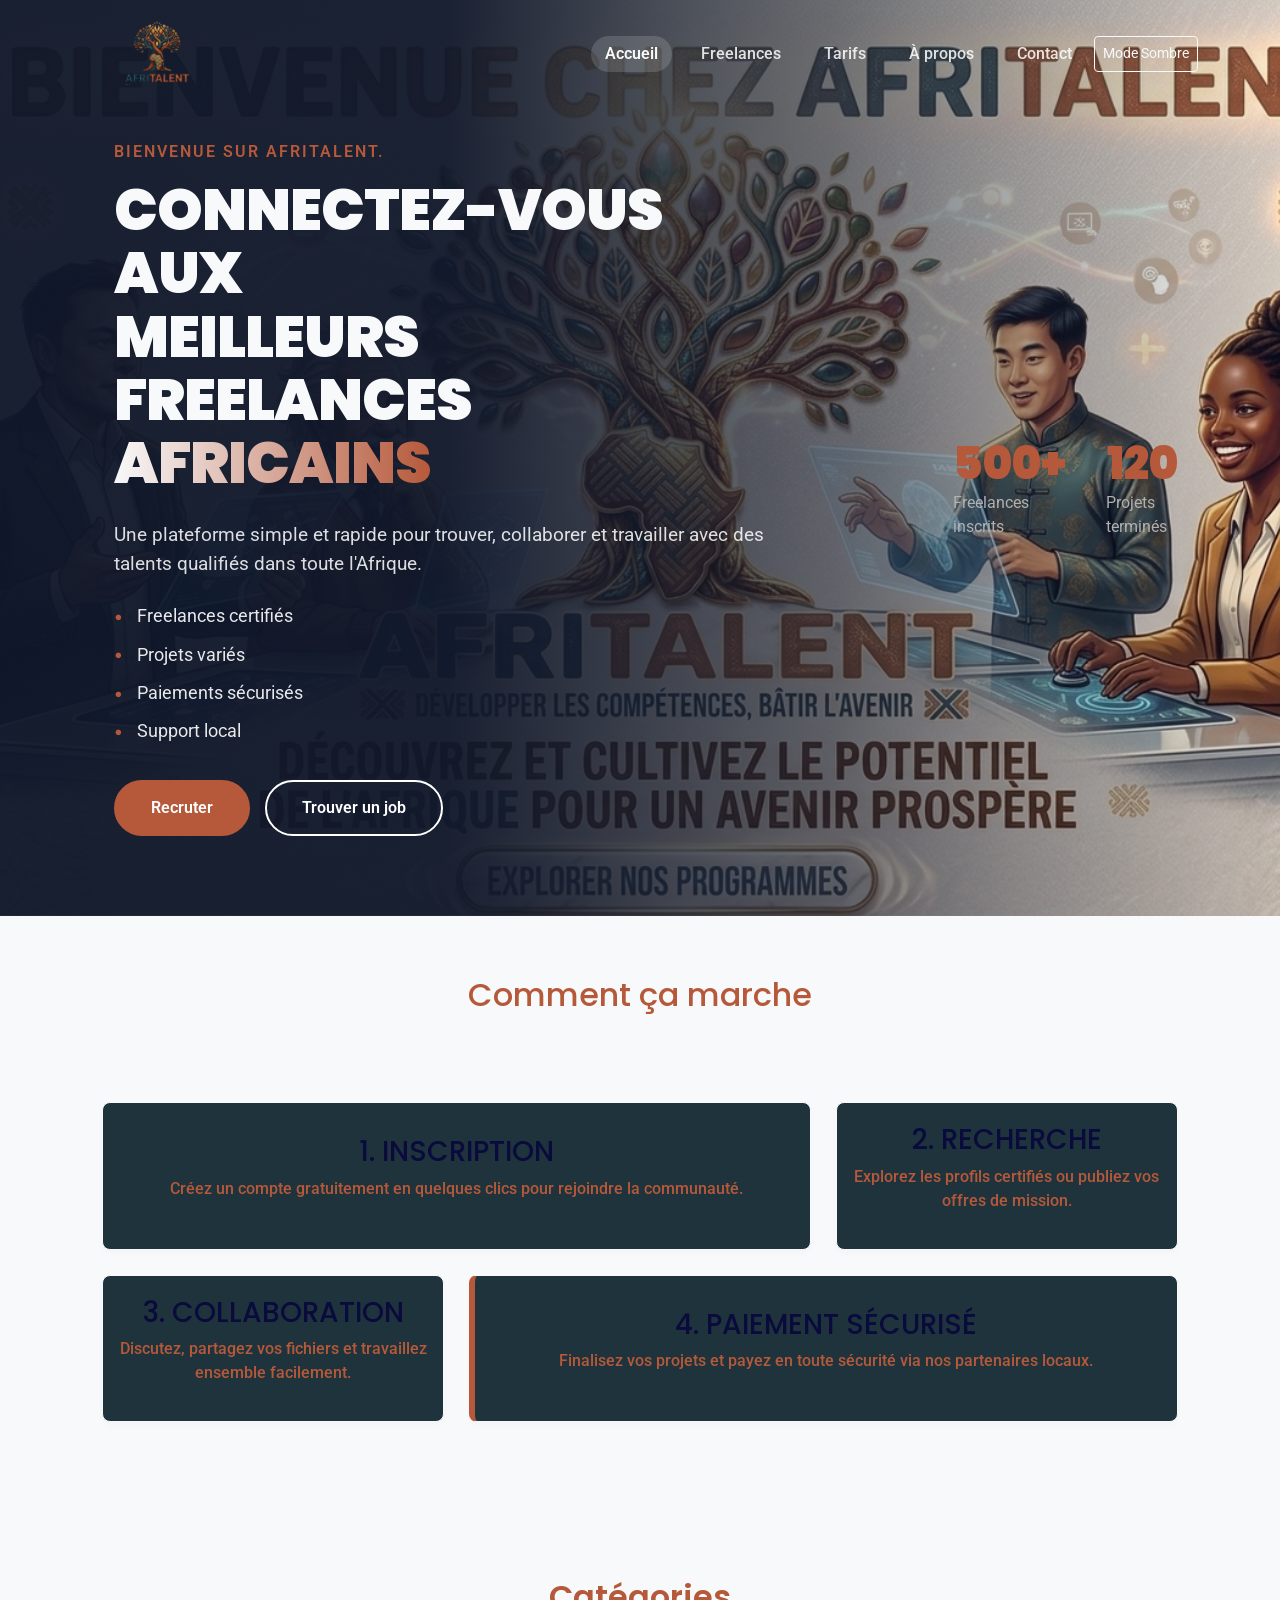
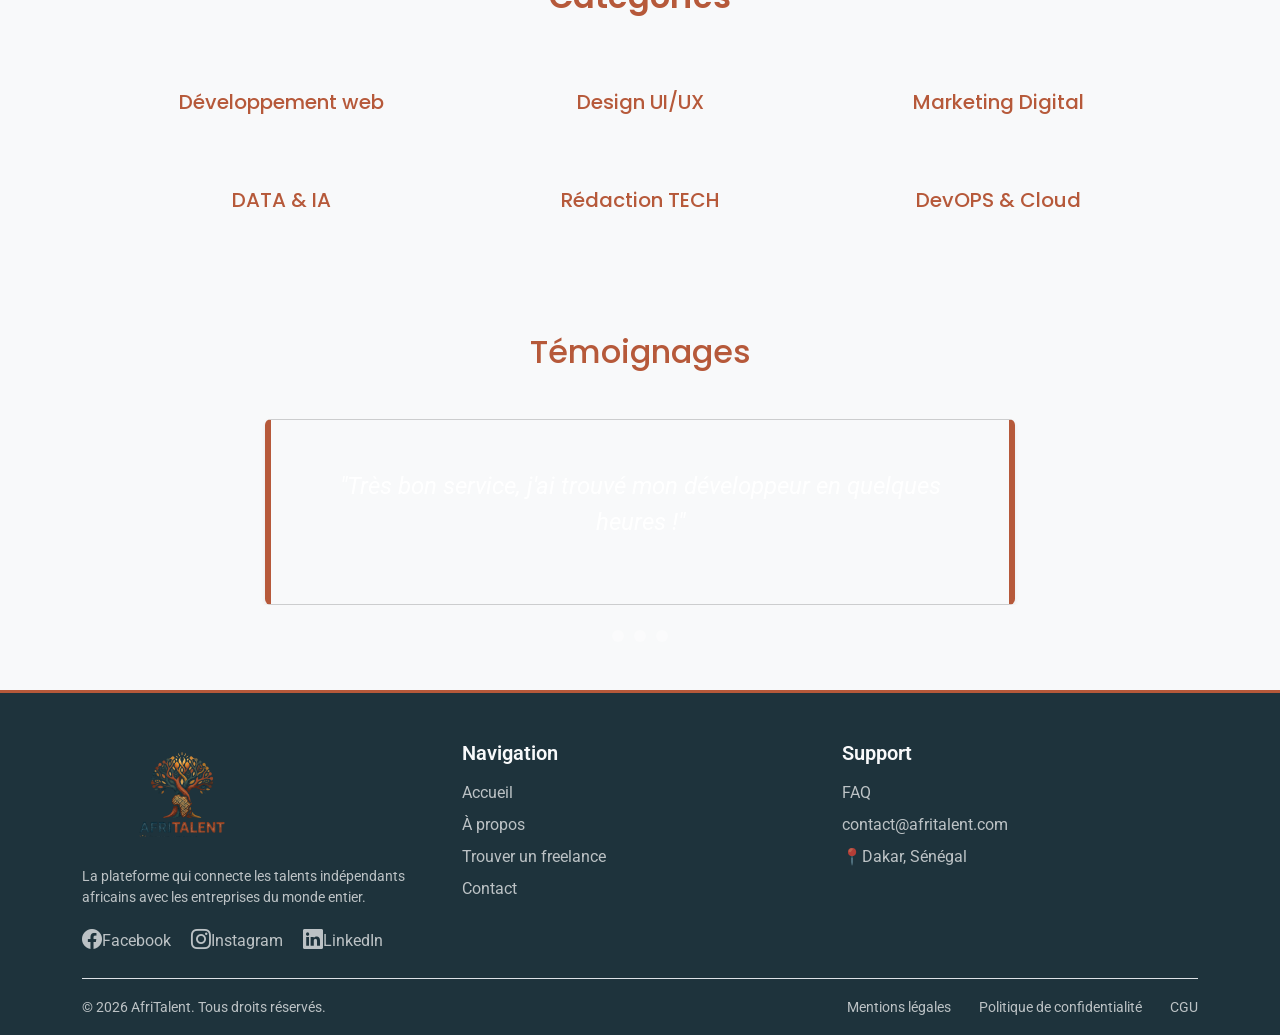
<file: index.html>
<!DOCTYPE html>
<html lang="fr">

<head>
    <meta charset="UTF-8">
    <meta name="viewport" content="width=device-width, initial-scale=1.0">
    <title>Afritalent-Accueil</title>
    <link rel="stylesheet" href="https://cdn.jsdelivr.net/npm/bootstrap-icons@1.11.3/font/bootstrap-icons.min.css">
    <link href="https://cdn.jsdelivr.net/npm/bootstrap@5.3.0/dist/css/bootstrap.min.css" rel="stylesheet">
    <link rel="stylesheet" href="CSS/style.css">
    <link href="https://fonts.googleapis.com/css2?family=Poppins&family=Roboto&display=swap" rel="stylesheet">
</head>

<body>
    <!-- Les liens du navbar -->
    <header>
         <nav class="navbar navbar-expand-lg navbar-dark fixed-top">
            <div class="container">
                <a class="navbar-brand" href="index.html">
                    <img src="Images/Afritalent_baobab.png" alt="Logo AfriTalent" width="150">
                </a>
                <button class="navbar-toggler" type="button" data-bs-toggle="collapse" data-bs-target="#menu">
                    <span class="navbar-toggler-icon"></span>
                </button>

                <div class="collapse navbar-collapse" id="menu">
                    <div class="navbar-nav ms-auto">
                        <a class="nav-link active" href="index.html">Accueil</a>
                        <a class="nav-link" href="freelances.html">Freelances</a>
                        <a class="nav-link" href="tarifs.html">Tarifs</a>
                        <a class="nav-link" href="about.html">À propos</a>
                        <a class="nav-link" href="contact.html">Contact</a>
                        <button id="btnMode" class="btn btn-outline-light btn-sm ms-2">Mode Sombre</button>
                    </div>
                </div>
            </div>
        </nav>
    </header>
    <!-- La partie principale de la page d'accueil -->
    <main>
        <section class="hero section-cachee">
            <div class="container">

                <div class="carre">
                    <span class="hero-subtitle">BIENVENUE SUR AFRITALENT.</span>
                    <h1>Connectez-vous aux <br>meilleurs freelances <br><span class="text-gradient">africains</span>
                    </h1>

                    <p class="hero-lead">Une plateforme simple et rapide pour trouver, collaborer et travailler avec des
                        talents qualifiés dans toute l'Afrique.</p>

                    <ul class="hero-list">
                        <li>Freelances certifiés</li>
                        <li>Projets variés</li>
                        <li>Paiements sécurisés</li>
                        <li>Support local</li>
                    </ul>

                    <div class="hero-button">
                        <a href="freelances.html" class="button-primary">Recruter</a>
                        <a href="tarifs.html" class="button-second">Trouver un job</a>
                    </div>
                </div>

            </div>

            <!-- STATISTIUQES -->

            <div class="hero-stats" style="display: flex; gap: 40px;">
                <div class="stat-item">

                    <h2 class="compteur" data-valeur="500" data-suffixe="+">0</h2>
                    <p style="color: #b0b0b0; margin: 0;">Freelances inscrits</p>
                </div>
                <div class="stat-item">
                    <h2 class="compteur" data-valeur="120" data-suffixe="">0</h2>
                    <p style="color: #b0b0b0; margin: 0;">Projets terminés</p>
                </div>
            </div>


        </section>


        <!-- COMMENT CA MARCHE -->
        <section class="barbacue">
            <div class="section">
                <h2 class="titre">Comment ça marche</h2>
            </div>

            <div class="bento-grid">
                <div class="card">
                    <h3>1. INSCRIPTION</h3>
                    <p>Créez un compte gratuitement en quelques clics pour rejoindre la communauté.</p>
                </div>

                <div class="card">
                    <h3>2. RECHERCHE</h3>
                    <p>Explorez les profils certifiés ou publiez vos offres de mission.</p>
                </div>

                <div class="card">
                    <h3>3. COLLABORATION</h3>
                    <p>Discutez, partagez vos fichiers et travaillez ensemble facilement.</p>
                </div>

                <div class="card">
                    <h3>4. PAIEMENT SÉCURISÉ</h3>
                    <p>Finalisez vos projets et payez en toute sécurité via nos partenaires locaux.</p>
                </div>
            </div>
        </section>

        <!-- CATEGORIES -->
        <section class="barbacue py-5">
            <div class="container">

                <h2 class="text-center mb-5 titre-categories">Catégories</h2>

                <div class="row g-4 justify-content-center">

                    <div class="col-12 col-md-6 col-lg-4">
                        <div class="card h-100 text-center p-4 bg-transparent titre-categories border-light">
                            <h3 class="h5 mb-0">Développement web</h3>
                        </div>
                    </div>

                    <div class="col-12 col-md-6 col-lg-4">
                        <div class="card h-100 text-center p-4 bg-transparent titre-categories border-light">
                            <h3 class="h5 mb-0">Design UI/UX</h3>
                        </div>
                    </div>

                    <div class="col-12 col-md-6 col-lg-4">
                        <div class="card h-100 text-center p-4 bg-transparent titre-categories border-light">
                            <h3 class="h5 mb-0">Marketing Digital</h3>
                        </div>
                    </div>

                    <div class="col-12 col-md-6 col-lg-4">
                        <div class="card h-100 text-center p-4 bg-transparent titre-categories border-light">
                            <h3 class="h5 mb-0">DATA & IA</h3>
                        </div>
                    </div>

                    <div class="col-12 col-md-6 col-lg-4">
                        <div class="card h-100 text-center p-4 bg-transparent titre-categories border-light">
                            <h3 class="h5 mb-0">Rédaction TECH</h3>
                        </div>
                    </div>

                    <div class="col-12 col-md-6 col-lg-4">
                        <div class="card h-100 text-center p-4 bg-transparent titre-categories border-light">
                            <h3 class="h5 mb-0">DevOPS & Cloud</h3>
                        </div>
                    </div>

                </div>
            </div>
        </section>

        <!-- SECTION TEMOIGNAGES  -->
       <section class="awa py-5" id="temoignages">
    <div class="container">
        <h2 class="text-center mb-5">Témoignages</h2>

        <div class="custom-carousel">

            <div class="custom-carousel-inner">

                <div class="custom-carousel-item" id="temoin-1">
                    <div class="card text-center p-5 shadow-sm  bg-transparent text-white">
                        <p class="fs-4 fst-italic">"Très bon service, j'ai trouvé mon développeur en quelques heures !"</p>
                    </div>
                </div>

                <div class="custom-carousel-item" id="temoin-2">
                    <div class="card text-center p-5 shadow-sm  bg-transparent text-white">
                        <p class="fs-4 fst-italic">"Plateforme très utile pour dénicher des experts certifiés en Afrique."</p>
                    </div>
                </div>

                <div class="custom-carousel-item" id="temoin-3">
                    <div class="card text-center p-5 shadow-sm  bg-transparent text-white">
                        <p class="fs-4 fst-italic">"Une expérience fluide, sécurisée. Je recommande vivement AfriTalent."</p>
                    </div>
                </div>

            </div>

            <div class="custom-carousel-indicators">
                <a href="#temoin-1" class="custom-dot"></a>
                <a href="#temoin-2" class="custom-dot"></a>
                <a href="#temoin-3" class="custom-dot"></a>
            </div>

        </div>
    </div>
</section>

    </main>
    <!-- PIED -->
    <footer class="pt-5 pb-3">
        <div class="container">
            <div class="row g-4">
                <div class="col-lg-4 col-md-6">
                    <img src="Images/Afritalent_baobab.png" alt="AfriTalent Logo" width="200" class="mb-3">
                    <p class="small">La plateforme qui connecte les talents indépendants africains avec les entreprises
                        du monde entier.</p>

                    <div class="mt-3 footer-links">
                        <a href="https://facebook.com" class="me-3" target="_blank"><i
                                class="bi bi-facebook fs-5"></i>Facebook</a>
                        <a href="https://instagram.com" class="me-3" target="_blank"><i
                                class="bi bi-instagram fs-5"></i>Instagram</a>
                        <a href="https://linkedin.com" target="_blank"><i class="bi bi-linkedin fs-5"></i>LinkedIn</a>
                    </div>
                </div>

                <div class="col-lg-4 col-md-6 footer-links">
                    <h5 class="mb-3">Navigation</h5>
                    <ul class="list-unstyled">
                        <li class="mb-2"><a href="index.html">Accueil</a></li>
                        <li class="mb-2"><a href="about.html">À propos</a></li>
                        <li class="mb-2"><a href="freelances.html">Trouver un freelance</a></li>
                        <li class="mb-2"><a href="contact.html">Contact</a></li>
                    </ul>
                </div>

                <div class="col-lg-4 col-md-12 footer-links">
                    <h5 class="mb-3">Support</h5>
                    <ul class="list-unstyled">
                        <li class="mb-2"><a href="tarifs.html#faq">FAQ</a></li>
                        <li class="mb-2"><a href="contact.html#formulaire-zone">contact@afritalent.com</a></li>
                        <li class="mb-2"><span>📍Dakar, Sénégal</span></li>
                    </ul>
                </div>
            </div>

            <div
                class="footer-bottom border-top mt-4 pt-3 d-flex flex-column flex-md-row justify-content-between align-items-center">
                <p class="small mb-2 mb-md-0">© 2026 AfriTalent. Tous droits réservés.</p>
                <ul class="list-inline mb-0 footer-links">
                    <li class="list-inline-item"><a href="#" class="small me-3">Mentions légales</a></li>
                    <li class="list-inline-item"><a href="#" class="small me-3">Politique de confidentialité</a></li>
                    <li class="list-inline-item"><a href="#" class="small">CGU</a></li>
                </ul>
            </div>
        </div>
    </footer>


    <script src="https://cdn.jsdelivr.net/npm/bootstrap@5.3.0/dist/js/bootstrap.bundle.min.js"></script>

    <button id="btnRetour">▲ Haut</button>
    <script src="JS/main.js"></script>

</body>

</html>
</file>
<file: CSS/style.css>
/*  LES 2 GOOGLE FONTS  */
@import url('https://fonts.googleapis.com/css2?family=Poppins:wght@500;600;700&family=Roboto:wght@400;500&display=swap');

/* LES VARIABLES CSS*/
:root {
    --primary: #b6593a;
    --secondary: #1e333c;
    --dark: #0a0a3d;
    --light: #f8f9fa;
    --brown: #e4d5ac;
    --text-color: #333333;

    --font-title: 'Poppins', sans-serif;
    --font-text: 'Roboto', sans-serif;

    --padding: 60px;
    --margin: 20px;
    --radius: 12px;
}

body {
    font-family: var(--font-text);
    background-color: var(--light);
    color: var(--text-color);
    padding-top: 80px;
}  

h1,
h2,
h3 {
    font-family: var(--font-title);
    color: var(--dark);
    text-align: center;
}

h2 {
    margin-bottom: calc(var(--margin) * 2);
}

/* LES LIENS  */

.navbar-dark .navbar-nav .nav-link {
    margin-left: 15px;
    color: rgba(255, 255, 255, 0.85);
    font-weight: 500;
    padding: 6px 14px;
    border-radius: 20px;
    transition: all 0.3s ease;
}
/* effet au survol */
.navbar-dark .navbar-nav .nav-link:hover {
    background-color: rgba(255, 255, 255, 0.2);
    color: var(--light);
}
/* met en évidence le lien actif de la navbar. */
.navbar-dark .navbar-nav .nav-link.active {
    color: var(--light);
    font-weight: 600;
    background-color: rgba(255, 255, 255, 0.15);
}
/* STYLE POUR LE SCROLL */

.navbar.navbar-custom-scroll {
    background-color: var(--secondary);
    box-shadow: 0 4px 10px rgba(0, 0, 0, 0.3);
}
/* 
   SECTION HERO */

.hero {
    display: flex;
    align-items: center;
    margin-top: -80px;

    background-image: linear-gradient(90deg, rgba(15, 23, 42, 0.95) 35%, rgba(15, 23, 42, 0.6) 65%, rgba(0, 0, 0, 0) 100%),
        url('../Images/Accueil.png');
    background-size: cover;
    background-position: center ;

}

.carre {
    max-width: 650px;
}

/* Le petit texte d'introduction */
.hero-subtitle {
    display: block;
    font-size: 1rem;
    font-weight: 600;
    letter-spacing: 2px;
    color: var(--primary);
    margin-bottom: 15px;
}

/* Le gros titre fluide */
.carre h1 {
    font-family: var(--font-title);
    font-size: clamp(2.5rem, 4.5vw, 3.8rem);
    font-weight: 900;
    line-height: 1.1;
    margin-bottom: 25px;
    color: var(--light);
    text-align: left;
    text-transform: uppercase;
    letter-spacing: -1px;
}

.text-gradient {
    background: linear-gradient(90deg, var(--light), var(--primary));
    -webkit-background-clip: text;
    -webkit-text-fill-color: transparent;
}

.carre p.hero-lead {
    font-size: 1.2rem;
    color: rgba(255, 255, 255, 0.85);
    margin-bottom: 25px;
}

/* La liste à puces moderne */
.hero-list {
    list-style: none;
    padding-left: 0;
    margin-bottom: 35px;
}

.hero-list li {
    font-size: 1.1rem;
    color: rgba(255, 255, 255, 0.9);
    margin-bottom: 12px;
    display: flex;
    align-items: center;
}

/* Les puces rondes de couleur orange */
.hero-list li::before {
    content: "●";
    color: var(--primary);
    font-size: 0.8rem;
    margin-right: 15px;
    font-weight: bold;
}

/* Positionnement des boutons */
.hero-button {
    display: flex;
    gap: 15px;
    margin-top: 30px;
}

/* Style des deux boutons */
.button-primary,
.button-second {
    display: inline-block;
    padding: 14px 35px;
    border-radius: 50px;
    font-weight: 600;
    font-size: 1rem;
    border: 2px solid var(--primary);
    transition: all 0.3s ease;
    cursor: pointer;
    text-decoration: none;
}

.button-primary {
    background-color: var(--primary);
    color: white;
}

.button-second {
    background-color: transparent;
    color: white;
    border-color: white;
}

/* Effets au survol */
.button-primary:hover {
    background-color: transparent;
    color: white;
    border-color: white;
    transform: translateY(-3px);
}

.button-second:hover {
    background-color: var(--primary);
    border-color: var(--primary);
    transform: translateY(-3px);
    box-shadow: 0 10px 20px rgba(182, 89, 58, 0.3);
}

/* SECTION COMMUNE*/
.barbacue,
.awa {

    background-image: linear-gradient(90deg, rgba(15, 23, 42, 0.95) 35%, rgba(15, 23, 42, 0.6) 65%, rgba(0, 0, 0, 0) 100%),
        url('../Images/zer.jpeg');
    background-size: cover;
    background-position: center;
    background-repeat: no-repeat;
    background-attachment: fixed;
}

.barbacue {

    padding: 60px 8%;

}

/* GRILLE BENTO */
.bento-grid {
    display: grid;
    grid-template-columns: repeat(3, 1fr);
    gap: 25px;
    padding: 3rem 0;
    color: var(--primary);
}


.bento-grid .card,
.grid .card {
    border: 1px solid var(--light);
    border-radius: 8px;
    padding: 20px 15px;
    background: var(--secondary);
    color: var(--primary);
    text-align: center;
    font-weight: 500;
    box-shadow: 0 4px 6px rgba(0, 0, 0, 0.02);
}

/*ET EFFETS HOVER*/

.titre-categories {
    color: var(--primary);
    font-weight: 600;
}

.card {
    transition: transform 0.3s ease, box-shadow 0.3s ease bacground-color 0.3s ease;
    display: flex;
    align-items: center;
    justify-content: center;
    cursor: pointer;
}

.card:hover {
    transform: translateY(-5px);
    box-shadow: 0 15px 30px rgba(0, 0, 0, 0.08);
    background-color: var(--light);
   
}

/* CAROUSEL */

/* Le conteneur qui gère le glissement horizontal */
.custom-carousel-inner {
    display: flex;
    overflow-x: auto;
    scroll-snap-type: x mandatory; /* Aligne pile sur un témoignage */
    scroll-behavior: smooth;       /* Animation fluide au clic */
    scrollbar-width: none;         /* Cache la barre de défilement (Firefox) */
}

/* Cache la barre de défilement (Chrome, Safari, Edge) */
.custom-carousel-inner::-webkit-scrollbar {
    display: none;
}

/* Chaque carte prend 100% de la largeur */
.custom-carousel-item {
   flex: 0 0 100%;/*force chaque temoignage a prendre exactement toute la largeur de l'écran */
    scroll-snap-align: start; /* C'est le repère qui indique au navigateur d'aimanter le bord gauche de la carte pile sur le bord gauche de l'écran.    */
    padding: 0 15px;
}

/* Positionnement des points de navigation */
.custom-carousel-indicators {
    display: flex;
    justify-content: center;
    gap: 10px;
    margin-top: 25px;
}

/* Style des points */
.custom-dot {
    width: 12px;
    height: 12px;
    border-radius: 50%;
    background-color: rgba(255, 255, 255, 0.4);
    transition: all 0.3s ease; /* Fait varier la couleur ou la taille des points en douceur au survol de la souris. */
    display: inline-block; /* Permet de donner une taille aux points tout en les alignant côte à côte. */
}

/* Changement de couleur au survol ou clic */
.custom-dot:hover, 
.custom-dot:focus {
    background-color: var(--primary);
    transform: scale(1.2);
    outline: none;
}
/*SECTION TÉMOIGNAGES */ 

.awa h2 {
    color: var(--primary);
}

.awa .card {
    border-left: 6px solid var(--primary);
    border-right: 6px solid var(--primary);
    max-width: 750px;
    margin: 0 auto;
}

/* FREELANCES */

/* --- CARTES CUSTOM --- */
.custom-card {
    backdrop-filter: none !important;
    -webkit-backdrop-filter: none !important;
    overflow: hidden !important;
    
}

.custom-card:hover {
    transform: translateY(-10px);
    box-shadow: 0 15px 35px rgba(0, 0, 0, 0.3);
}

.custom-card .card-img-top {
    height: 300px;
    object-position: top center;
    border-radius: var(--radius) var(--radius) 0 0 !important;
}

/* --- BOUTON AFRITALENT --- */
.btn-afritalent {
    background-color: var(--primary);
    color: var(--light);
    border-radius: 50px;
    padding: 8px 15px;
    font-weight: 600;
    transition: background-color 0.3s ease, transform 0.3s ease;
}

.btn-afritalent:hover {
    background-color: var(--dark);
    color: var(--light);
    transform: scale(1.03);
}
 
/* RESPONSIVITE */

/* ==========================================================================
   1. TOUS LES SMARTPHONES (Jusqu'à 576px) 
   ========================================================================== */
@media (max-width: 576px) {
    body {
        padding-top: 70px;
    }

    /* La grille Bento passe à 1 colonne pour TOUS les mobiles (444px inclus) */
    .bento-grid {
        grid-template-columns: 1fr;
        gap: 12px;
    }

    .momo,
    .hero {
        padding: 100px 4% 40px 4%;
    }

    .hero-button {
        flex-direction: column;
        gap: 10px;
    }

    /* Ajustements généraux pour le fond des images sur mobile */
    .barbacue,
    .awa {
        min-height: 180px;
        background-size: cover;
        background-position: center;
        padding: 25px 15px;
    }

    .barbacue h1,
    .awa h1,
    .hero h1 {
        font-size: 1.4rem; /* Légèrement plus grand pour les grands mobiles */
    }
}
@media (max-width: 576px) {
    /* ... tes autres styles mobiles ... */

    .hero {
        /* Force l'image à se centrer sur téléphone */
        background-position: center; 
        
        /* change le dégradé en mode vertical (du haut vers le bas) 
           pour que le texte du haut reste lisible sur mobile */
        background-image: linear-gradient(180deg, rgba(15, 23, 42, 0.95) 40%, rgba(15, 23, 42, 0.4) 100%),
            url('../Images/Accueil.png');
    }
}
/* ==========================================================================
   2. EXCLUSIF PETITS MOBILES (Écrans très étroits de moins de 375px)
   ========================================================================== */
@media (max-width: 375px) {
    /* réduit encore un peu les titres uniquement pour les mini-écrans */
    .barbacue h1,
    .awa h1,
    .hero h1 {
        font-size: 1.1rem;
    }
}

/* ==========================================================================
   3. TOUS LES MOBILES & TABLETTES (Jusqu'à 991px)
   ========================================================================== */
@media (max-width: 991px) {
    .navbar-collapse {
        background-color: var(--secondary);
        padding: 20px;
        border-radius: var(--radius);
        margin-top: 10px;
        box-shadow: 0 10px 25px rgba(0, 0, 0, 0.3);
    }

    .navbar-dark .navbar-nav .nav-link {
        margin-left: 0;
        margin-bottom: 8px;
        text-align: center;
    }

    .barbacue,
    .awa {
        background-attachment: scroll;
    }
}

/* ==========================================================================
   4. TABLETTES EN MODE PAYSAGE (Entre 768px et 991px)
   ========================================================================== */
@media (min-width: 768px) and (max-width: 991px) {
    .bento-grid {
        grid-template-columns: repeat(2, 1fr);
    }
}

/* ==========================================================================
   5. ÉCRANS D'ORDINATEURS (À partir de 992px)
   ========================================================================== */
@media (min-width: 992px) {
    .bento-grid .card:nth-child(1) {
        grid-column: span 2;
        background-color: var(--secondary);
        color: var(--light);
    }

    .bento-grid .card:nth-child(4) {
        grid-column: span 2;
        border-left: 6px solid var(--primary);
    }
}

/* ==========================================================================
   6. GRANDS ÉCRANS (À partir de 1200px)
   ========================================================================== */
@media (min-width: 1200px) {
    .container {
        max-width: 1140px;
    }
}

@media (min-width: 992px) {
    .bento-grid .card:nth-child(1) {
        grid-column: span 2;
        background-color: var(--secondary);
        color: var(--primary);
    }

    .bento-grid .card:nth-child(4) {
        grid-column: span 2;
        border-left: 6px solid var(--primary);
    }
}

/* Version mobile pour le Bento */
@media (max-width: 991px) {
    .bento-grid {
        grid-template-columns: repeat(auto-fit, minmax(250px, 1fr));
        gap: 15px;
    }

    .barbacue,
    .awa {
        background-attachment: scroll;
    }
}
/* Centrage propre sur mobile FOOTER */
@media (max-width: 767px) {

    /* Cible les écrans mobiles */
    footer {
        text-align: center;
        /* Centre tout le texte du footer sur mobile */
    }

    .footer-links .me-3 {
        /* Cible les liens individuels */
        margin-right: 10px;
        /* Réduit l'espacement entre les liens sur mobile */
        margin-left: 10px;
        /* Ajoute un peu d'espacement à gauche pour éviter que les liens ne soient collés */
    }
}

/* Styles globaux (FAQ) */
.accordion-item {
    background-color: var(--light);
    border: 1px solid var(--light);
}

.accordion-button:not(.collapsed) {
    background-color: rgba(182, 89, 58, 0.1);   /* Ce code change l'apparence du bouton de l'accordéon uniquement lorsqu'il est ouvert, en lui appliquant un fond orange très clair et transparent avec un texte de la couleur principale. */
    color: var(--primary);
}

#mariam,
#tarif-pro,
#tarif-entreprise {
    background-color: var(--secondary);
    color: var(--light);
}
/*STYLE DARK MODE  */

body {
    transition: background-color 0.4s ease;
}


body.dark {
    background-color: #000000;
}

body.dark header~*,
body.dark section,
body.dark .hero,
body.dark footer {
    filter: brightness(0.6);
    transition: filter 0.4s ease;
}

.nav-link {
    color: var(--light);
}


/* ACCESSOIRES (Bouton Retour en haut & Bouton Mode) */

#btnRetour {
    position: fixed;
    bottom: 20px;
    right: 20px;
    background-color: var(--primary);
    color: var(--light);
    border: none;
    padding: 10px 15px;
    border-radius: 5px;
    cursor: pointer;
    display: none;
}

/* FADE IN */


.section-cachee {
    opacity: 0;
    transform: translateY(30px);
    transition: opacity 0.8s ease, transform 0.8s ease;
}

.section-cachee.section-visible {
    opacity: 1;
    transform: translateY(0);
}


/*COMPTEURS DE STATISTIQUES */
.hero {

    padding: 140px 8% 80px 8%;
}


.compteur {
    font-family: var(--font-title);
    font-size: clamp(2rem, 3.5vw, 3rem);
    font-weight: 900;
    color: var(--primary);
    margin: 0;
    
}

/*Animation de fond 3D avec Three.js */
#fond-3d-three {
    position: fixed;
    top: 0;
    left: 0;
    width: 100%;
    height: 100vh;
    z-index: -1;
    pointer-events: none;
    background-color: var(--dark);
}


#fond-3d-about {
    position: fixed;
    top: 0;
    left: 0;
    width: 100%;
    height: 100vh;
    z-index: -1;
    pointer-events: none;
    background-color: var(--dark);
}


#fond-3d-contact {
    position: fixed;
    top: 0;
    /* Positionne le fond en haut de la page */
    left: 0;
    /* Positionne le fond en haut à gauche de la page */
    width: 100%;
    /* Assure que le fond couvre toute la largeur de la page */
    height: 100vh;
    /* Assure que le fond couvre toute la hauteur de la page, même si le contenu est long */
    z-index: -1;
    /* Assure que le fond reste derrière tout le contenu */
    pointer-events: none;
    /* Permet de cliquer à travers le fond pour interagir avec les éléments de la page */
    background-color: var(--dark);
    /* Fond sombre pour le contact aussi, pour garder une cohérence visuelle */
}
#fond-3d-freelances {
    position: fixed; /* bloque le fond par rapport à l'écran, il ne bougera plus au scroll */
    top: 0;
    left: 0;
    width: 100%;
    height: 100vh;  /* Prend toute la hauteur de la fenêtre */
    z-index: -1;    /* Reste bien derrière tes cartes et tes sections */
    
    /* Ton dégradé bleu nuit */
    background-color: var(--dark);
    overflow: hidden;
}
/* couleur pour les titres des freelances et les titres de sections */
.titre {
    color: var(--primary);
}
.offcanvas-title{
    color: var(--light);
}

/* FOOTER */
footer {
    background-color: var(--secondary);/* Fond sombre pour le footer */
    border-top: 3px solid var(--primary); /* Bordure de séparation du haut du footer */
    color: rgba(255, 255, 255, 0.8);/* Couleur claire pour le texte du footer */

}

/* Style de tous les paragraphes du footer */
footer p,
footer span {
    color: rgba(255, 255, 255, 0.7);/* Couleur légèrement plus claire pour les paragraphes et les spans du footer */
}

/* Style des titres de colonnes */
footer h5 {
    color: var(--light);/* Couleur blanche pour les titres du footer */
    font-weight: 600;/* Titre en blanc pour les différencier du reste du texte */
}

/* Gestion propre de tous les liens pour éviter les conflits Bootstrap */
.footer-links a {
    color: rgba(255, 255, 255, 0.7); /* Couleur claire pour les liens du footer */
    text-decoration: none; /* Supprime le soulignement par défaut */
    transition: color 0.2s ease-in-out;/* Transition douce pour le changement de couleur au survol */
}

/* Effet au survol : les liens s'allument en blanc */
.footer-links a:hover {
    color: var(--light); /* Couleur blanche au survol pour faire ressortir les liens */
}

/* Bordure de séparation du bas personnalisée */
.footer-bottom.border-top {
    border-color: rgba(255, 255, 255, 0.1); /* Couleur très claire pour la bordure du bas */
}
</file>
